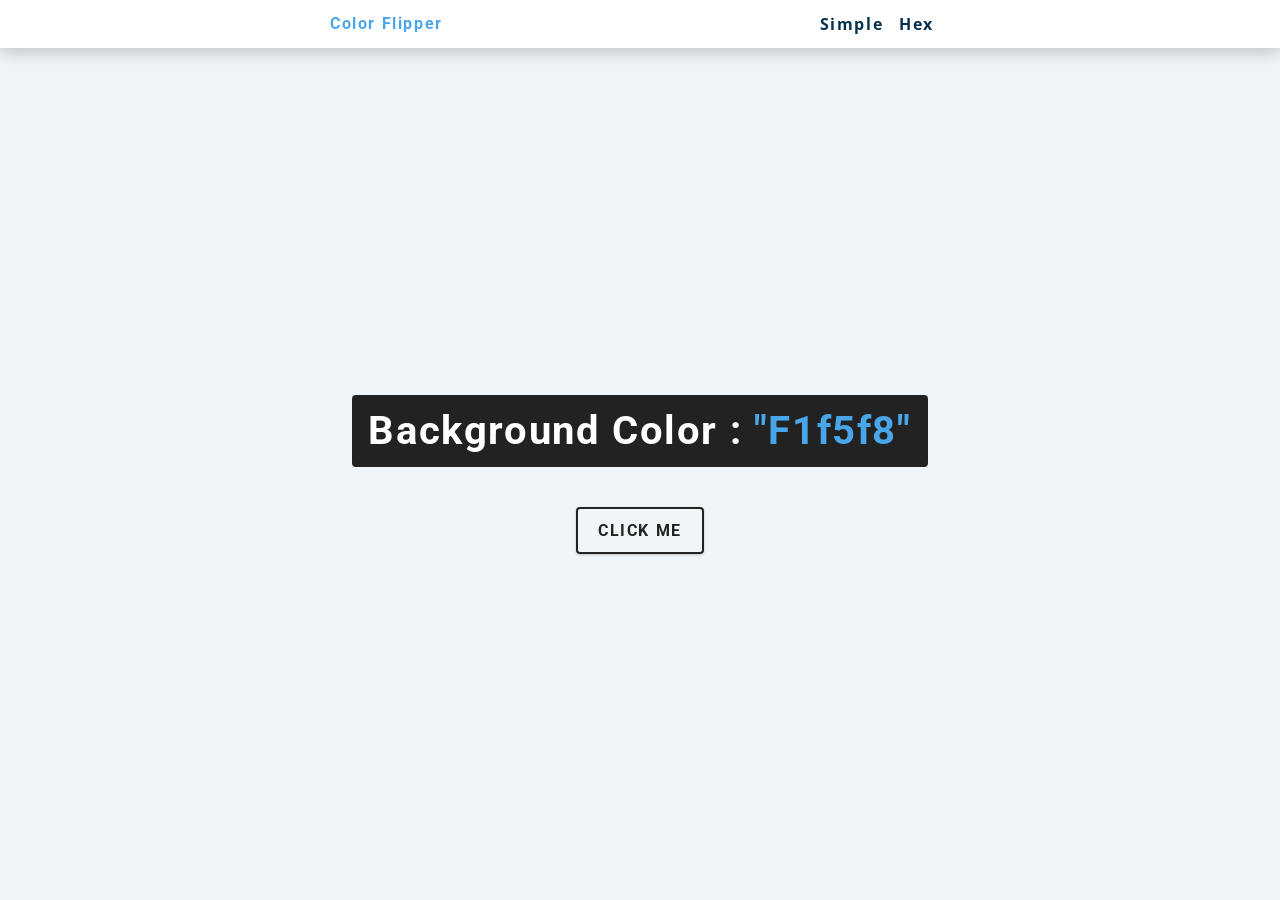
<file: Javascript projects/01-Color-Flipper/index.html>
<!DOCTYPE html>
<html lang="en">
  <head>
    <meta charset="UTF-8" />
    <meta http-equiv="X-UA-Compatible" content="IE=edge" />
    <meta name="viewport" content="width=device-width, initial-scale=1.0" />
    <title>Color Flipper</title>
    <!-- styles -->
    <link rel="stylesheet" href="./css/style1.css" />
  </head>

  <body>
    <nav>
      <div class="nav-center">
        <h4>color flipper</h4>
        <ul class="nav-links">
          <li>
            <a href="index.html">simple</a>
          </li>
          <li>
            <a href="hex.html">hex</a>
          </li>
        </ul>
      </div>
    </nav>
    <main>
      <div class="container">
        <h2>Background Color :<span class="color"> "F1f5f8"</span></h2>
        <button class="btn btn-hero" id="btn">click me</button>
      </div>
    </main>
    <!-- javascript -->
    <script src="./js/app.js"></script>
  </body>
</html>
</file>
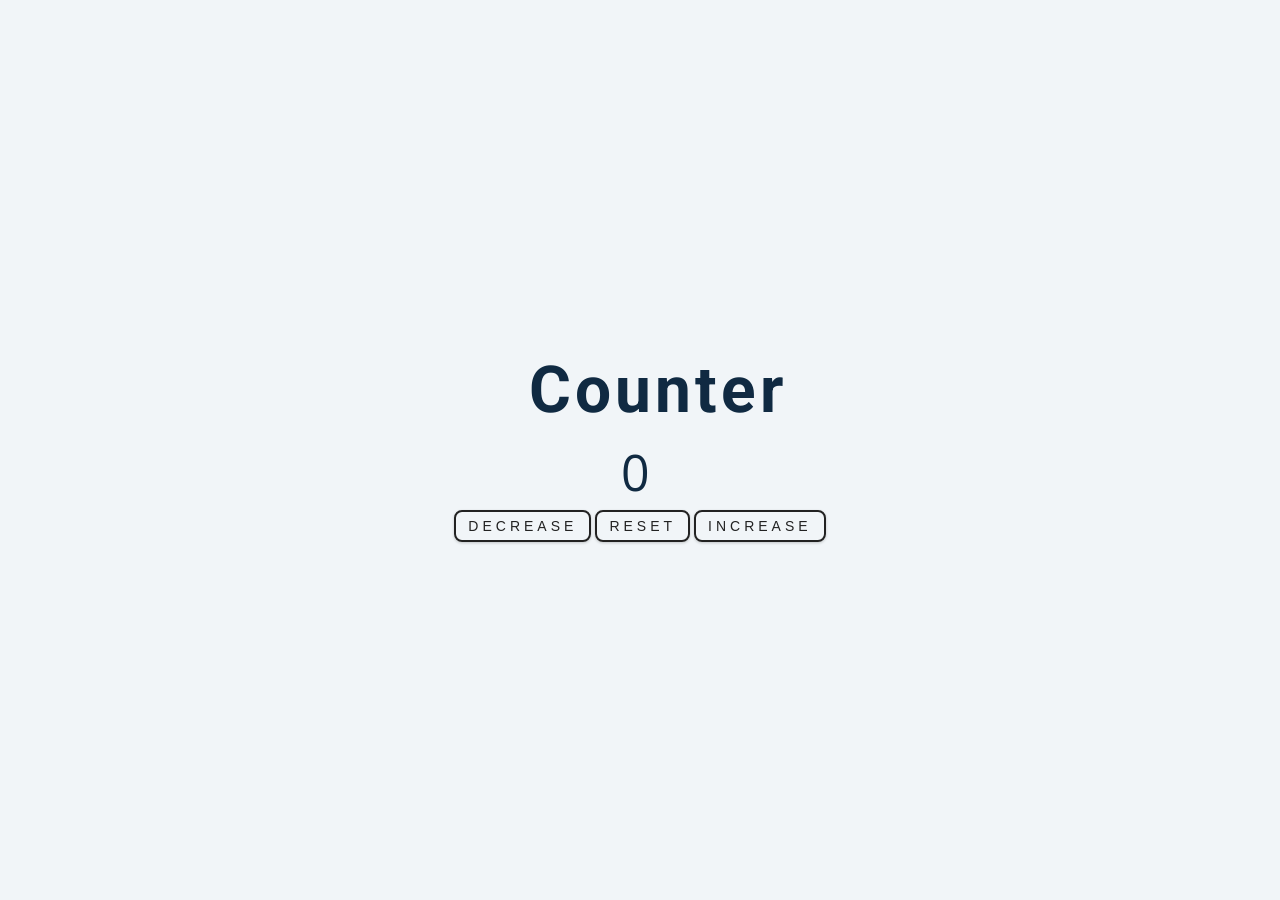
<file: Javascript projects/02-counter/index.html>
<!DOCTYPE html>
<html lang="en">
  <head>
    <meta charset="UTF-8" />
    <meta http-equiv="X-UA-Compatible" content="IE=edge" />
    <meta name="viewport" content="width=device-width, initial-scale=1.0" />
    <title>counter</title>
    <link rel="stylesheet" href="style.css" />
  </head>
  <body>
    <main>
      <div class="container">
        <h1>Counter</h1>
        <span id="value">0</span>
        <div class="button-container">
          <button class="btn decrease">DECREASE</button>
          <button class="btn reset">RESET</button>
          <button class="btn increase">INCREASE</button>
        </div>
      </div>
    </main>
    <script src="./app.js"></script>
  </body>
</html>
</file>
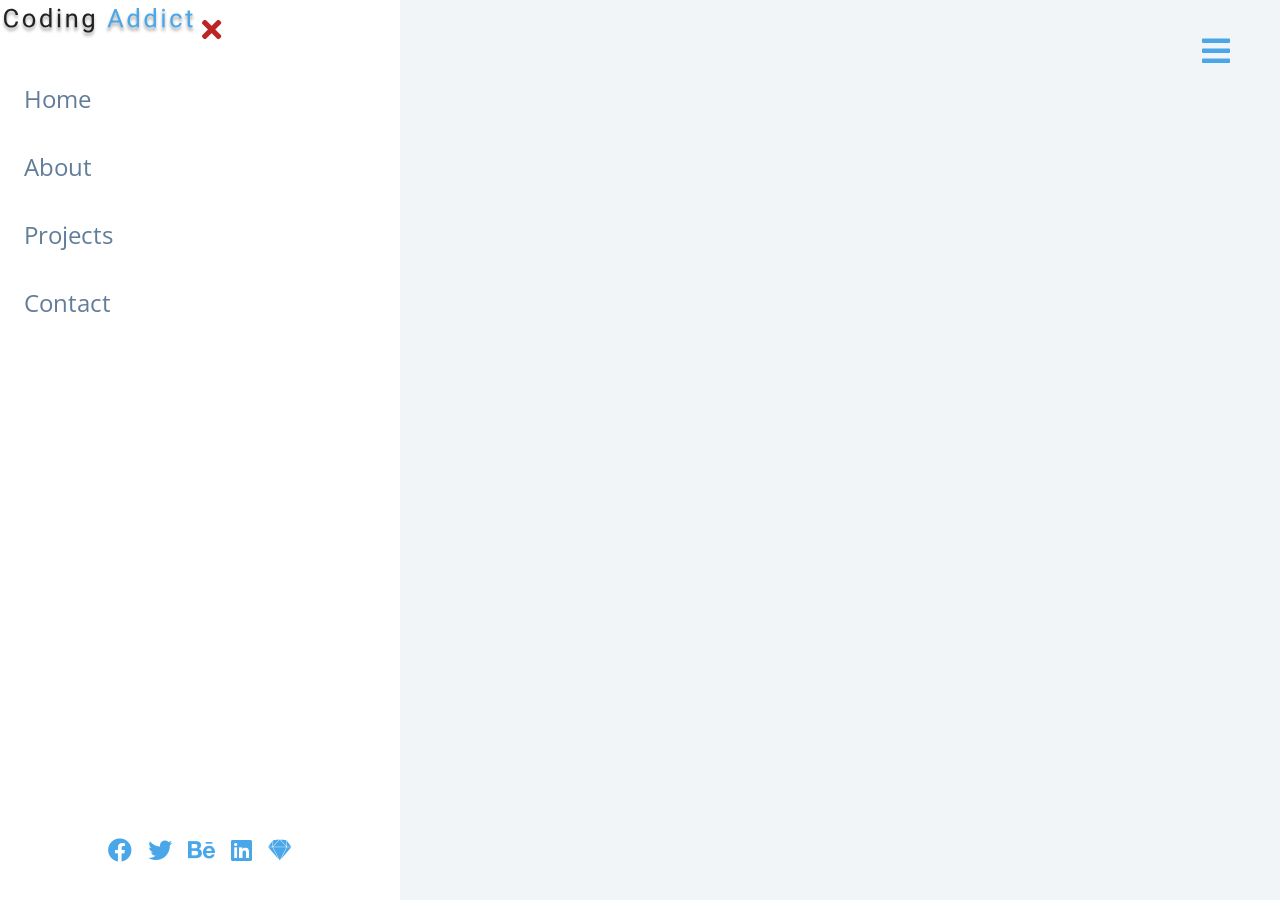
<file: Javascript projects/05-Side bar/index.html>
<!DOCTYPE html>
<html lang="en">
  <head>
    <meta charset="UTF-8" />
    <meta http-equiv="X-UA-Compatible" content="IE=edge" />
    <meta name="viewport" content="width=device-width, initial-scale=1.0" />
    <title>Side bar</title>
    <link
      rel="stylesheet"
      href="https://cdnjs.cloudflare.com/ajax/libs/font-awesome/5.14.0/css/all.min.css"
    />
    <link rel="stylesheet" href="style.css" />
  </head>
  <body>
    <button class="sidebar-toggle">
        <i class="fas fa-bars"></i></button>
    <aside class ="sidebar show-sidebar" >
      <div class="side-header">
        <!-- <h1>Sidebar project</h1> -->
        <img src="./logo.svg" class="logo" alt="" />
        <button class="close-btn">
          <i class="fas fa-times"></i>
        </button>
      </div>
      <!-- links -->
      <ul class="links">
        <li>
          <a href="index.html">home</a>
        </li>
        <li>
          <a href="about.html">about</a>
        </li>
        <li>
          <a href="projects.html">projects</a>
        </li>
        <li>
          <a href="contact.html">contact</a>
        </li>
      </ul>
      <!-- social media -->
      <ul class="social-icons">
        <li>
          <a href="https://www.twitter.com">
            <i class="fab fa-facebook"></i>
          </a>
        </li>
        <li>
          <a href="https://www.twitter.com">
            <i class="fab fa-twitter"></i>
          </a>
        </li>
        <li>
          <a href="https://www.twitter.com">
            <i class="fab fa-behance"></i>
          </a>
        </li>
        <li>
          <a href="https://www.twitter.com">
            <i class="fab fa-linkedin"></i>
          </a>
        </li>
        <li>
          <a href="https://www.twitter.com">
            <i class="fab fa-sketch"></i>
          </a>
        </li>
      </ul>
    </aside>

    <!-- javascript -->
    <script src="./app.js"></script>
  </body>
</html>
</file>
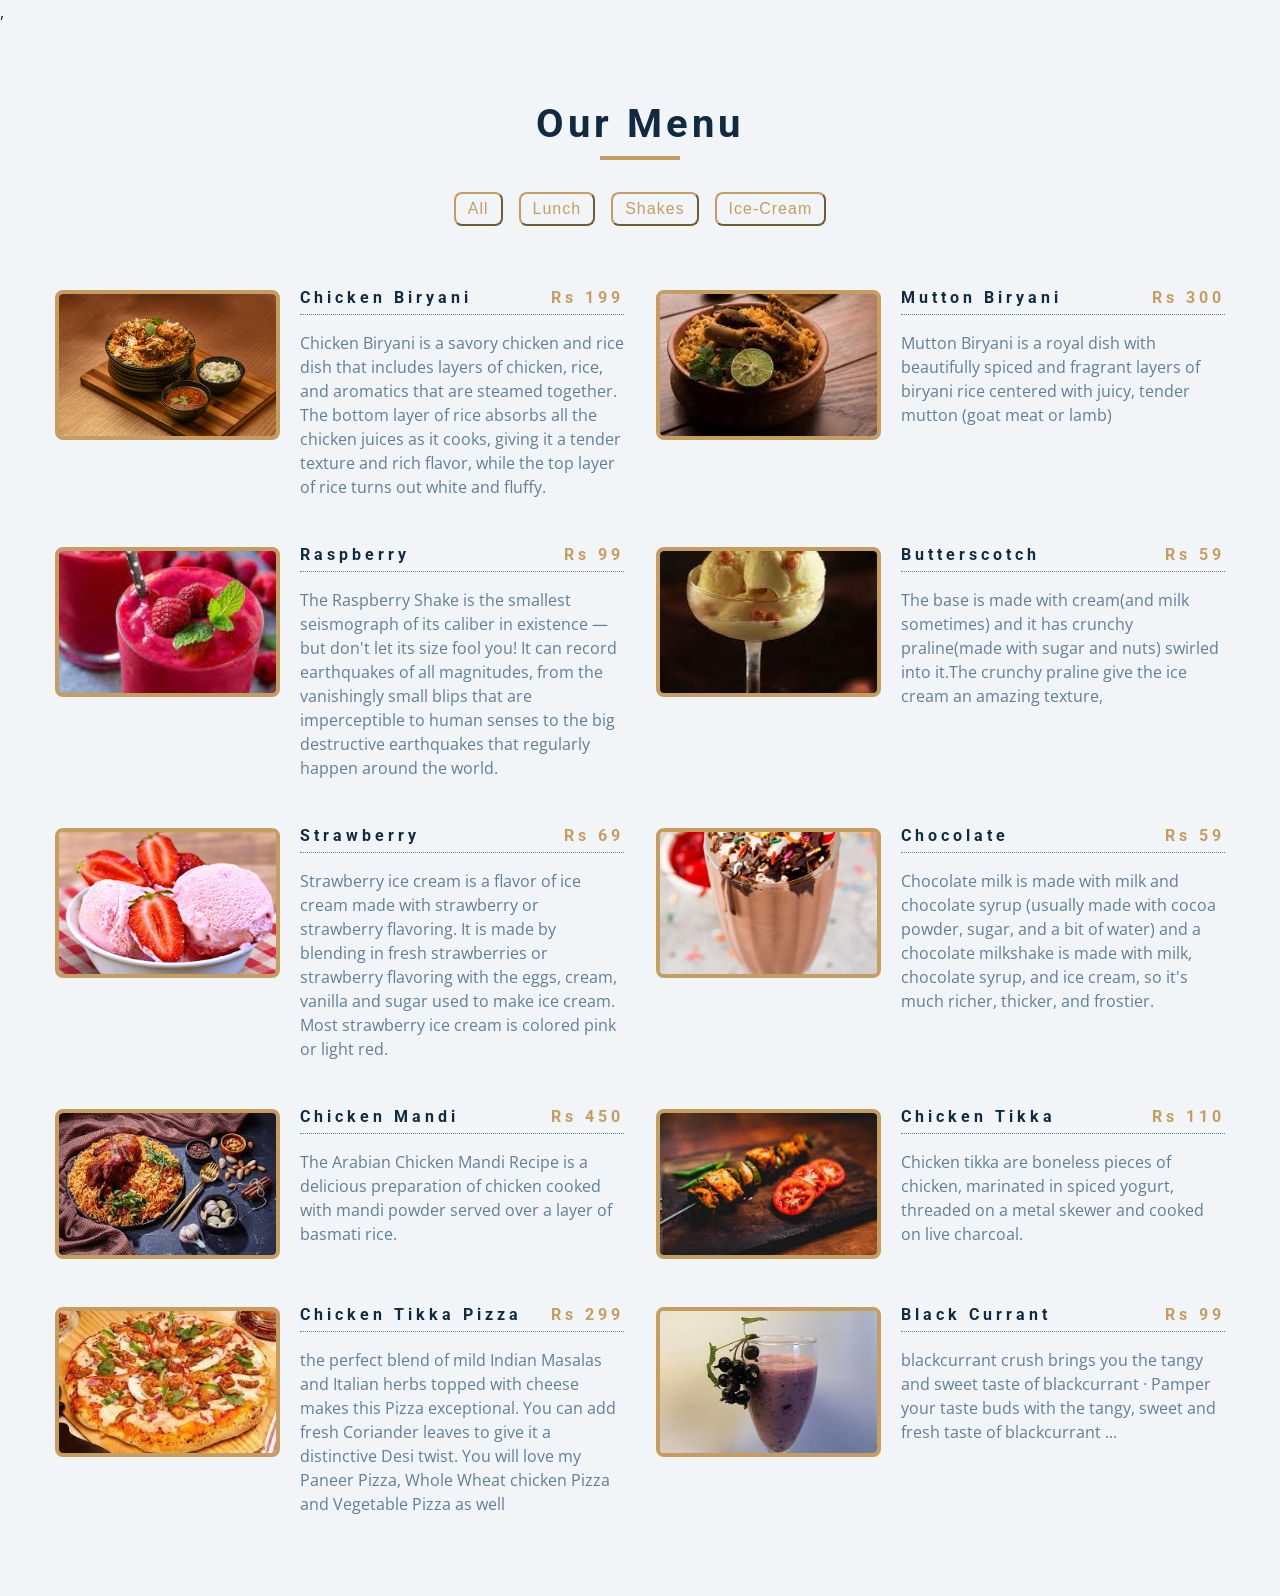
<file: Javascript projects/08-Restaurant-Menu/index.html>
<!DOCTYPE html>
<html lang="en">
  <head>
    <meta charset="UTF-8" />
    <meta http-equiv="X-UA-Compatible" content="IE=edge" />
    <meta name="viewport" content="width=device-width, initial-scale=1.0" />
    <title>Menu</title>
    <!-- font awesome -->
    <link />

    <!-- styles -->,
    <link rel="stylesheet" href="Css/Menu.css" />
  </head>
  <body>
    <section class="menu">
      <!-- title-->
      <div class="title">
        <h2>our menu</h2>
        <div class="underline"></div>
      </div>

      <!-- filter buttons-->
      <div class="btn-container"></div>
      <!-- <button class="filter-btn" type="button" data-id="all">All</button>
      <button class="filter-btn" type="button" data-id="lunch">Lunch</button
      ><button class="filter-btn" type="button" data-id="dinner">Dinner</button
      ><button class="filter-btn" type="button" data-id="shakes">Shakes</button> -->
      <!-- menu items -->
      <div class="section-center">
        <!-- single item -->
        <article class="menu-item">
          <img src="./img/item1.jpg" class="photo" width ="10px" alt="menu item" />
          <div class="item-info">
            <header>
              <h4>Chicken Biryani</h4>
              <h4 class="price">Rs 199</h4>
            </header>
            <p class="item-text">
              biryani is a spiced mix of meat and rice, traditionally cooked
              over an open fire in a leather pot. It is combined in different
              ways with a variety of components to create a number of highly
              tasty and unique flavor combinations.
            </p>
          </div>
        </article>
        <!-- end of single item -->
      </div>
    </section>
    <!-- javascript -->
    <script src="./js/Menu.js"></script>
  </body>
</html>
</file>
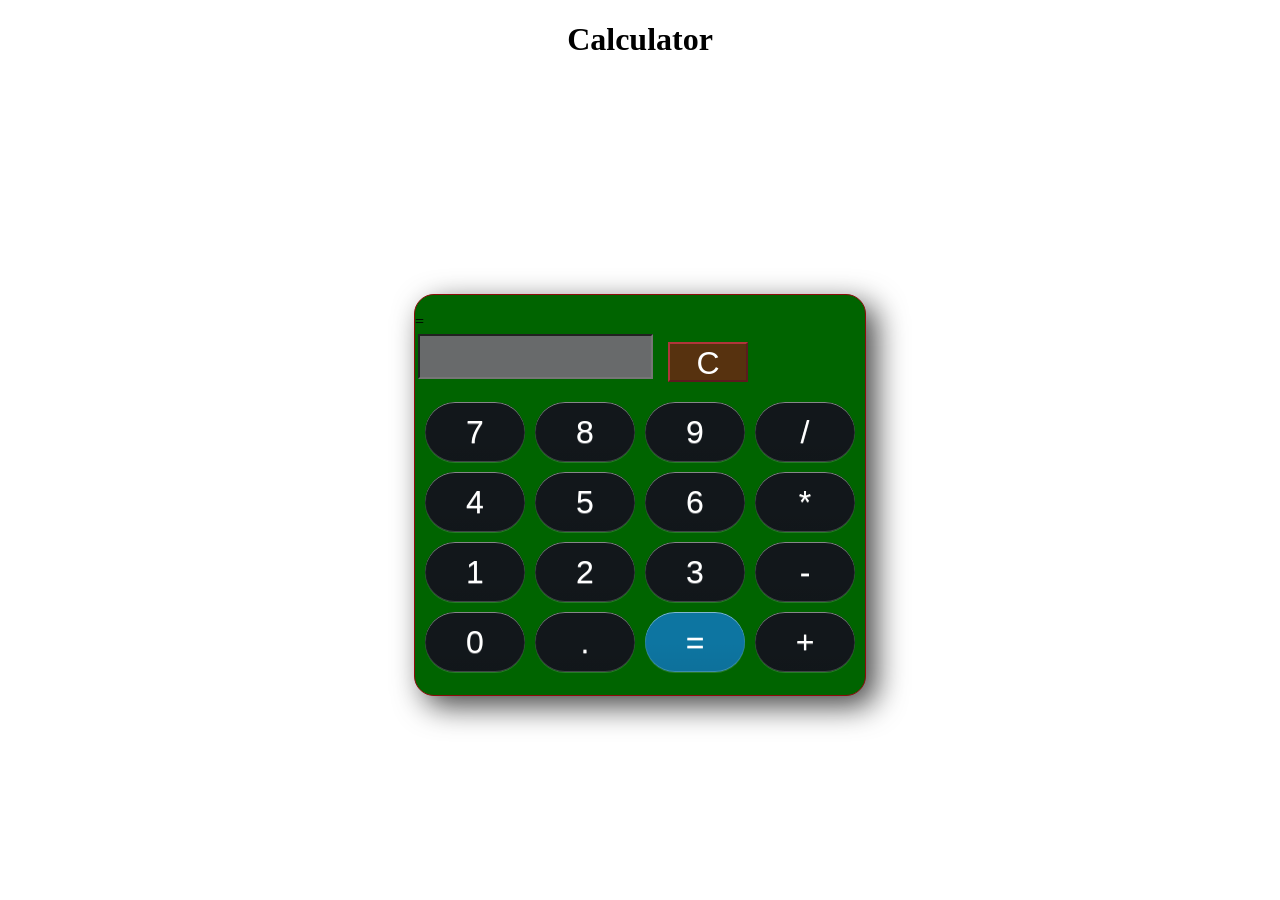
<file: Javascript projects/Calculator/html/index.html>
<!DOCTYPE html>
<html lang="en">
  <head>
    <meta charset="UTF-8" />
    <meta http-equiv="X-UA-Compatible" content="IE=edge" />
    <meta name="viewport" content="width=device-width, initial-scale=1.0" />
    <title>Calculator</title>
    <link rel="stylesheet" href="../Css/calc.css" />
  </head>
  <body>
    <h1 style ="text-align :center">Calculator</h1>
    <div class="container">
      <br />=
      <table>
        <tr>
          <td colspan="3">
            <input
              type="text"
              id="result"
              class="screen"
              style="text-align: right"
            />
          </td>
          <td>
            <input
              type="button"
              value="C"
              onClick="clearscreen()"
              class="clear" />
          </td>
        </tr>
        </table>
      <div class  = "keys">

        <input type ="button" value = "7" class = "button" onClick = "display('7')"></input>
        <input type ="button" value = "8" class = "button" onClick = "display('8')"></input>
        <input type ="button" value = "9" class = "button" onClick = "display('9')"></input>
        <input type ="button" value = "/" class = "button" onClick = "display('/')"></input>
        <input type ="button" value = "4" class = "button" onClick = "display('4')"></input>
        <input type ="button" value = "5" class = "button" onClick = "display('5')"></input>
        <input type ="button" value = "6" class = "button" onClick = "display('6')"></input>
        <input type ="button" value = "*" class = "button" onClick = "display('*')"></input>
        <input type ="button" value = "1" class = "button" onClick = "display('1')"></input>
        <input type ="button" value = "2" class = "button" onClick = "display('2')"></input>
        <input type ="button" value = "3" class = "button" onClick = "display('3')"></input>
        <input type ="button" value = "-" class = "button" onClick = "display('-')"></input>
        <input type ="button" value = "0" class = "button" onClick = "display('0')"></input>
        <input type ="button" value = "." class = "button" onClick = "display('.')"></input>
        <input type ="button" value = "=" class = "button equal-sign" onClick = "solve()"></input>
        <input type ="button" value = "+" class = "button" onClick = "display('+')"></input>


      </div>
    </div>

    <script src="../js/calc.js"></script>
  </body>
</html>
</file>
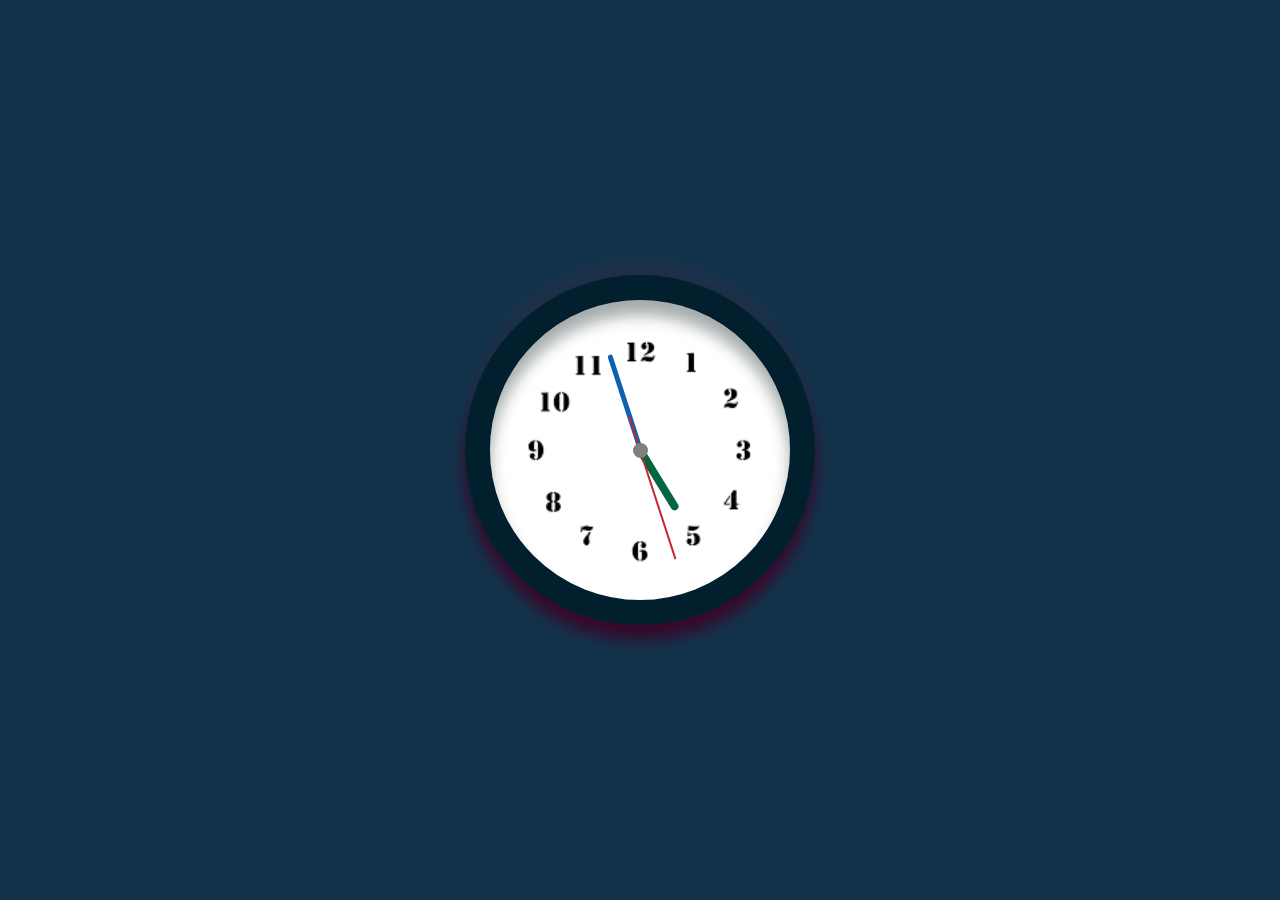
<file: Javascript projects/Clock/html/Index.html>
<!DOCTYPE html>
<html>
  <head>
    <meta charset="utf-8" />
    <title>Javascript Clock UI Dark Mode</title>
    <link rel="stylesheet" href="../Css/style.css" />
    
  </head>
  <body>
    <div class="clock"> 
      <div class="hour"><div class="hr" id="hr"></div></div>
      <div class="min"><div class="mn" id="mn"></div></div>
      <div class="sec"><div class="sc" id="sc"></div></div>
    </div>

    <script src="../js/clock.js"></script>
  </body>
</html>
</file>
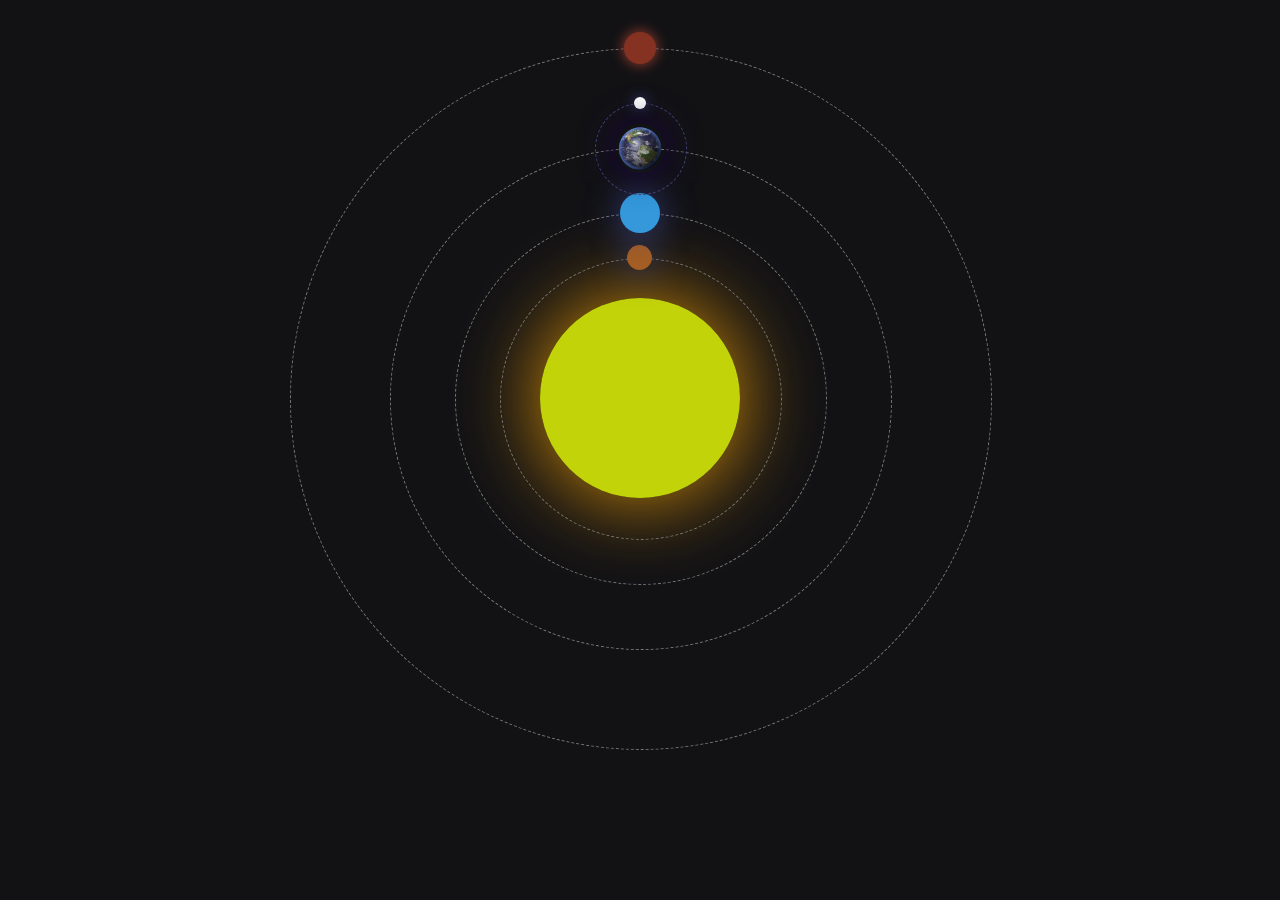
<file: Javascript projects/Earth and Moon around sun/html/index.html>
<html>
  <head>
    <link rel="stylesheet" href="../Css/style.css" />
  </head>
  <body>
    
    <div class="solar-system">
      <div id="sun"></div>

      <div class="orbit mercury-orbit"></div>
      <div class="mercury-spin">
        <div id="mercury"></div>
      </div>

      <div class="orbit venus-orbit"></div>
      <div class="venus-spin">
        <div id="venus"></div>
      </div>

      <div class="orbit earth-orbit"></div>
      <div class="earth-spin">
        <div class="orbit moon-orbit"></div>
        <div class="moon-spin">
          <div id="moon"></div>
        </div>

        <img id="earth" src="../Img/earth-png-15.png" />
      </div>

      <div class="orbit mars-orbit"></div>
      <div class="mars-spin">
        <div id="mars"></div>
      </div>
    </div>
    
  </body>
</html>
</file>
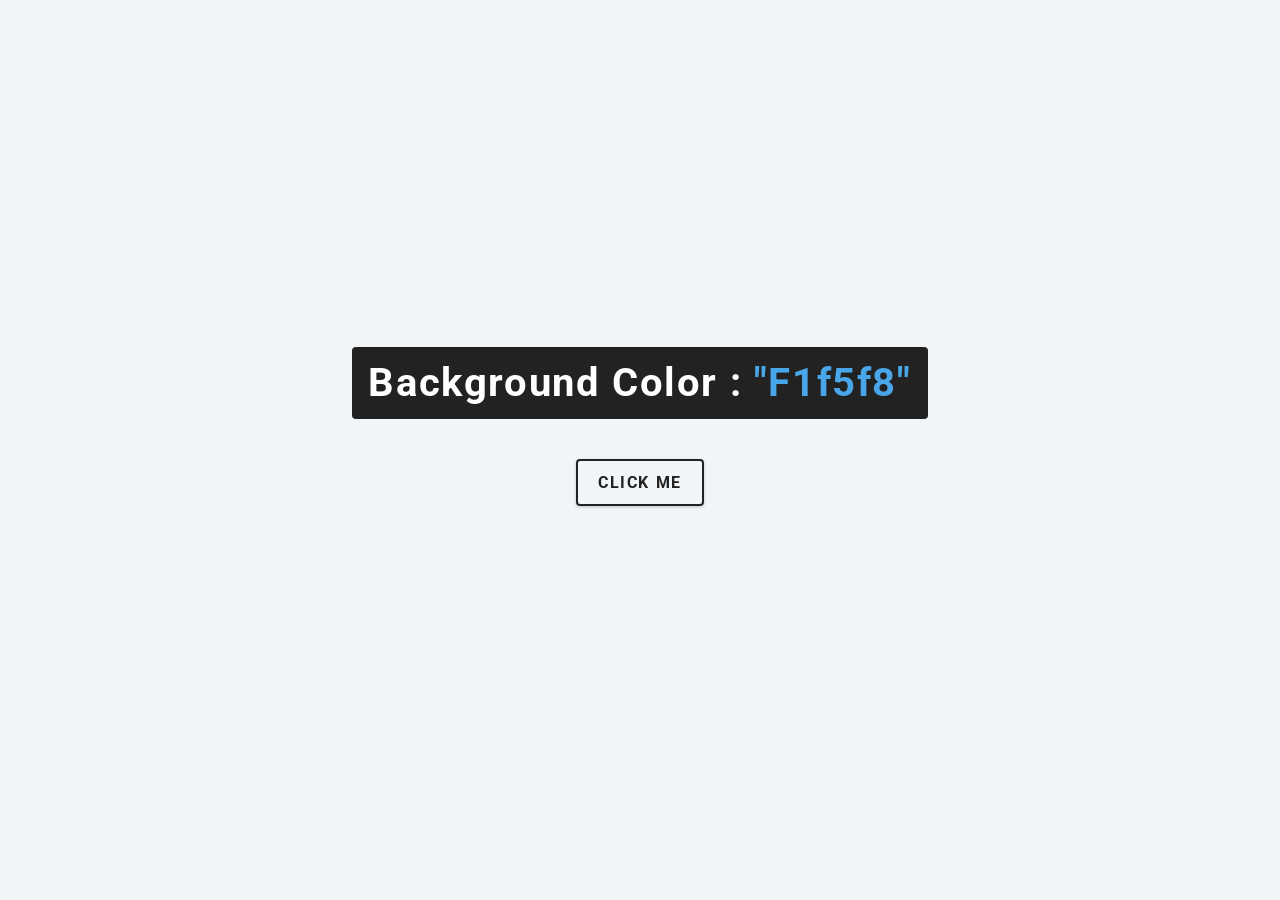
<file: Javascript projects/01-Color-Flipper/hex.html>
<!DOCTYPE html>
<html lang="en">
  <head>
    <meta charset="UTF-8" />
    <meta http-equiv="X-UA-Compatible" content="IE=edge" />
    <meta name="viewport" content="width=device-width, initial-scale=1.0" />
    <title>copper flipper</title>
    <link rel="stylesheet" href="./css/style1.css" />
  </head>
  <body>
    <main>
      <div class="container">
        <h2>Background Color :<span class="color"> "F1f5f8"</span></h2>
        <button class="btn btn-hero" id="btn">click me</button>
      </div>
    </main>
    <script src="./js/hex.js"></script>
  </body>
</html>
</file>
<file: Javascript projects/01-Color-Flipper/css/style1.css>
/*
=============== 
Fonts
===============
*/
@import url("https://fonts.googleapis.com/css?family=Open+Sans|Roboto:400,700&display=swap");

/*
=============== 
Variables
===============
*/

:root {
  /* dark shades of primary color*/
  --clr-primary-1: hsl(205, 86%, 17%);
  --clr-primary-2: hsl(205, 77%, 27%);
  --clr-primary-3: hsl(205, 72%, 37%);
  --clr-primary-4: hsl(205, 63%, 48%);
  /* primary/main color */
  --clr-primary-5: hsl(205, 78%, 60%);
  /* lighter shades of primary color */
  --clr-primary-6: hsl(205, 89%, 70%);
  --clr-primary-7: hsl(205, 90%, 76%);
  --clr-primary-8: hsl(205, 86%, 81%);
  --clr-primary-9: hsl(205, 90%, 88%);
  --clr-primary-10: hsl(205, 100%, 96%);
  /* darkest grey - used for headings */
  --clr-grey-1: hsl(209, 61%, 16%);
  --clr-grey-2: hsl(211, 39%, 23%);
  --clr-grey-3: hsl(209, 34%, 30%);
  --clr-grey-4: hsl(209, 28%, 39%);
  /* grey used for paragraphs */
  --clr-grey-5: hsl(210, 22%, 49%);
  --clr-grey-6: hsl(209, 23%, 60%);
  --clr-grey-7: hsl(211, 27%, 70%);
  --clr-grey-8: hsl(210, 31%, 80%);
  --clr-grey-9: hsl(212, 33%, 89%);
  --clr-grey-10: hsl(210, 36%, 96%);
  --clr-white: #fff;
  --clr-red-dark: hsl(360, 67%, 44%);
  --clr-red-light: hsl(360, 71%, 66%);
  --clr-green-dark: hsl(125, 67%, 44%);
  --clr-green-light: hsl(125, 71%, 66%);
  --clr-black: #222;
  --ff-primary: "Roboto", sans-serif;
  --ff-secondary: "Open Sans", sans-serif;
  --transition: all 0.3s linear;
  --spacing: 0.1rem;
  --radius: 0.25rem;
  --light-shadow: 0 5px 15px rgba(0, 0, 0, 0.1);
  --dark-shadow: 0 5px 15px rgba(0, 0, 0, 0.2);
  --max-width: 1170px;
  --fixed-width: 620px;
}
/*
=============== 
Global Styles
===============
*/

*,
::after,
::before {
  margin: 0;
  padding: 0;
  box-sizing: border-box;
}
body {
  font-family: var(--ff-secondary);
  background: var(--clr-grey-10);
  color: var(--clr-grey-1);
  line-height: 1.5;
  font-size: 0.875rem;
}
ul {
  list-style-type: none;
}
a {
  text-decoration: none;
}
h1,
h2,
h3,
h4 {
  letter-spacing: var(--spacing);
  text-transform: capitalize;
  line-height: 1.25;
  margin-bottom: 0.75rem;
  font-family: var(--ff-primary);
}
h1 {
  font-size: 3rem;
}
h2 {
  font-size: 2rem;
}
h3 {
  font-size: 1.25rem;
}
h4 {
  font-size: 0.875rem;
}
p {
  margin-bottom: 1.25rem;
  color: var(--clr-grey-5);
}
@media screen and (min-width: 800px) {
  h1 {
    font-size: 4rem;
  }
  h2 {
    font-size: 2.5rem;
  }
  h3 {
    font-size: 1.75rem;
  }
  h4 {
    font-size: 1rem;
  }
  body {
    font-size: 1rem;
  }
  h1,
  h2,
  h3,
  h4 {
    line-height: 1;
  }
}
/*  global classes */

/* section */
.section {
  padding: 5rem 0;
}

.section-center {
  width: 90vw;
  margin: 0 auto;
  max-width: 1170px;
}
@media screen and (min-width: 992px) {
  .section-center {
    width: 95vw;
  }
}
main {
  min-height: 100vh;
  display: grid;
  place-items: center;
}

/*
=============== 
Nav
===============
*/
nav {
  background: var(--clr-white);
  height: 3rem;
  display: grid;
  align-items: center;
  box-shadow: var(--dark-shadow);
}
.nav-center {
  width: 90vw;
  max-width: var(--fixed-width);
  margin: 0 auto;
  display: flex;
  align-items: center;
  justify-content: space-between;
}
.nav-center h4 {
  margin-bottom: 0;
  color: var(--clr-primary-5);
}
.nav-links {
  display: flex;
}
nav a {
  text-transform: capitalize;
  font-weight: 700;
  font-size: 1rem;
  color: var(--clr-primary-1);
  letter-spacing: var(--spacing);
  margin-right: 1rem;
}
nav a:hover {
  color: var(--clr-primary-5);
}
/*
=============== 
Container
===============
*/
main {
  min-height: calc(100vh - 3rem);
  display: grid;
  place-items: center;
}
.container {
  text-align: center;
}
.container h2 {
  background: var(--clr-black);
  color: var(--clr-white);
  padding: 1rem;
  border-radius: var(--radius);
  margin-bottom: 2.5rem;
}
.color {
  color: var(--clr-primary-5);
}
.btn-hero {
  font-family: var(--ff-primary);
  text-transform: uppercase;
  background: transparent;
  color: var(--clr-black);
  letter-spacing: var(--spacing);
  display: inline-block;
  font-weight: 700;
  transition: var(--transition);
  border: 2px solid var(--clr-black);
  cursor: pointer;
  box-shadow: 0 1px 3px rgba(0, 0, 0, 0.2);
  border-radius: var(--radius);
  font-size: 1rem;
  padding: 0.75rem 1.25rem;
}
.btn-hero:hover {
  color: var(--clr-white);
  background: var(--clr-black);
}
</file>
<file: Javascript projects/02-counter/style.css>
/* .container {
 margin: auto; 
 width:60%;  
 padding-top: 15%; 
padding-left: 40%;
padding-right: 10%; 
/* }  */

/* #value {
    font-size: 70px;
    text-align: center;
    padding-left: 100px;
} */

/* .button-container {
    padding-right: 50%;
    padding-top: 10px;
    padding-left:10px;
    border-radius: 100px;
} */

/* h1 {
    padding-left: 10%
} */



/*
=============== 
Fonts
===============
*/
@import url("https://fonts.googleapis.com/css?family=Open+Sans|Roboto:400,700&display=swap");

/*
=============== 
Variables
===============
*/

:root {
    /* dark shades of primary color*/
    --clr-primary-1: hsl(205, 86%, 17%);
    --clr-primary-2: hsl(205, 77%, 27%);
    --clr-primary-3: hsl(205, 72%, 37%);
    --clr-primary-4: hsl(205, 63%, 48%);
    /* primary/main color */
    --clr-primary-5: #49a6e9;
    /* lighter shades of primary color */
    --clr-primary-6: hsl(205, 89%, 70%);
    --clr-primary-7: hsl(205, 90%, 76%);
    --clr-primary-8: hsl(205, 86%, 81%);
    --clr-primary-9: hsl(205, 90%, 88%);
    --clr-primary-10: hsl(205, 100%, 96%);
    /* darkest grey - used for headings */
    --clr-grey-1: hsl(209, 61%, 16%);
    --clr-grey-2: hsl(211, 39%, 23%);
    --clr-grey-3: hsl(209, 34%, 30%);
    --clr-grey-4: hsl(209, 28%, 39%);
    /* grey used for paragraphs */
    --clr-grey-5: hsl(210, 22%, 49%);
    --clr-grey-6: hsl(209, 23%, 60%);
    --clr-grey-7: hsl(211, 27%, 70%);
    --clr-grey-8: hsl(210, 31%, 80%);
    --clr-grey-9: hsl(212, 33%, 89%);
    --clr-grey-10: hsl(210, 36%, 96%);
    --clr-white: #fff;
    --clr-red-dark: hsl(360, 67%, 44%);
    --clr-red-light: hsl(360, 71%, 66%);
    --clr-green-dark: hsl(125, 67%, 44%);
    --clr-green-light: hsl(125, 71%, 66%);
    --clr-black: #222;
    --clr-gold: #c59d5f;
    --ff-primary: "Roboto", sans-serif;
    --ff-secondary: "Open Sans", sans-serif;
    --transition: all 0.3s linear;
    --spacing: 0.25rem;
    --radius: 0.5rem;
    --light-shadow: 0 5px 15px rgba(0, 0, 0, 0.1);
    --dark-shadow: 0 5px 15px rgba(0, 0, 0, 0.2);
    --max-width: 1170px;
    --fixed-width: 620px;
}

/*
=============== 
Global Styles
===============
*/

*,
::after,
::before {
    margin: 0;
    padding: 0;
    box-sizing: border-box;
}

body {
    font-family: var(--ff-secondary);
    background: var(--clr-grey-10);
    color: var(--clr-grey-1);
    line-height: 1.5;
    font-size: 0.875rem;
}

ul {
    list-style-type: none;
}

a {
    text-decoration: none;
}

img:not(.logo) {
    width: 100%;
}

img {
    display: block;
}

h1,
h2,
h3,
h4 {
    letter-spacing: var(--spacing);
    text-transform: capitalize;
    line-height: 1.25;
    margin-bottom: 0.75rem;
    font-family: var(--ff-primary);
}

h1 {
    font-size: 3rem;
}

h2 {
    font-size: 2rem;
}

h3 {
    font-size: 1.25rem;
}

h4 {
    font-size: 0.875rem;
}

p {
    margin-bottom: 1.25rem;
    color: var(--clr-grey-5);
}

@media screen and (min-width: 800px) {
    h1 {
        font-size: 4rem;
    }

    h2 {
        font-size: 2.5rem;
    }

    h3 {
        font-size: 1.75rem;
    }

    h4 {
        font-size: 1rem;
    }

    body {
        font-size: 1rem;
    }

    h1,
    h2,
    h3,
    h4 {
        line-height: 1;
    }
}

/*  global classes */

.btn {
    text-transform: uppercase;
    background: transparent;
    color: var(--clr-black);
    padding: 0.375rem 0.75rem;
    letter-spacing: var(--spacing);
    display: inline-block;
    transition: var(--transition);
    font-size: 0.875rem;
    border: 2px solid var(--clr-black);
    cursor: pointer;
    box-shadow: 0 1px 3px rgba(0, 0, 0, 0.2);
    border-radius: var(--radius);
}

.btn:hover {
    color: var(--clr-white);
    background: var(--clr-black);
}

/* section */
.section {
    padding: 5rem 0;
}

.section-center {
    width: 90vw;
    margin: 5rem auto;
    max-width: 1170px;
}

main {
    min-height: 100vh;
    display: grid;
    place-items: center;
}

/*
=============== 
Countdown Timer
===============
*/
.gift-img {
    margin-bottom: 2rem;
}

.gift-info h3 {
    text-transform: uppercase;
    color: var(--clr-primary-3);
}

.gift-info p {
    color: var(--clr-grey-6);
}

.date {
    color: var(--clr-grey-5);
    font-size: 0.85rem;
}

@media screen and (min-width: 992px) {
    .section-center {
        display: grid;
        grid-template-columns: 1fr 1fr;
        place-items: center;
        gap: 3rem;
        width: 95vw;
    }

    .gift-img {
        margin-bottom: 0;
    }
}

.gift-info p {
    margin: 2rem 0;
}

.deadline {
    display: flex;
}

.deadline-format {
    background: var(--clr-grey-1);
    color: var(--clr-white);
    margin-right: 1rem;
    width: 5rem;
    height: 5rem;
    display: grid;
    place-items: center;
    text-align: center;
}

.deadline-format span {
    display: block;
    text-transform: uppercase;
    letter-spacing: 2px;
    font-size: 0.85rem;
}

.deadline h4:not(.expired) {
    font-size: 2rem;
    margin-bottom: 0.25rem;
    letter-spacing: var(--spacing);
}


#value {
    text-align: center;
    font-size: 50px;
    padding-left: 45%;
}

h1 {
    padding-left: 20%;

}
</file>
<file: Javascript projects/05-Side bar/style.css>
/*
=============== 
Fonts
===============
*/
@import url("https://fonts.googleapis.com/css?family=Open+Sans|Roboto:400,700&display=swap");

/*
=============== 
Variables
===============
*/

:root {
  /* dark shades of primary color*/
  --clr-primary-1: hsl(205, 86%, 17%);
  --clr-primary-2: hsl(205, 77%, 27%);
  --clr-primary-3: hsl(205, 72%, 37%);
  --clr-primary-4: hsl(205, 63%, 48%);
  /* primary/main color */
  --clr-primary-5: hsl(205, 78%, 60%);
  /* lighter shades of primary color */
  --clr-primary-6: hsl(205, 89%, 70%);
  --clr-primary-7: hsl(205, 90%, 76%);
  --clr-primary-8: hsl(205, 86%, 81%);
  --clr-primary-9: hsl(205, 90%, 88%);
  --clr-primary-10: hsl(205, 100%, 96%);
  /* darkest grey - used for headings */
  --clr-grey-1: hsl(209, 61%, 16%);
  --clr-grey-2: hsl(211, 39%, 23%);
  --clr-grey-3: hsl(209, 34%, 30%);
  --clr-grey-4: hsl(209, 28%, 39%);
  /* grey used for paragraphs */
  --clr-grey-5: hsl(210, 22%, 49%);
  --clr-grey-6: hsl(209, 23%, 60%);
  --clr-grey-7: hsl(211, 27%, 70%);
  --clr-grey-8: hsl(210, 31%, 80%);
  --clr-grey-9: hsl(212, 33%, 89%);
  --clr-grey-10: hsl(210, 36%, 96%);
  --clr-white: #fff;
  --clr-red-dark: hsl(360, 67%, 44%);
  --clr-red-light: hsl(360, 71%, 66%);
  --clr-green-dark: hsl(125, 67%, 44%);
  --clr-green-light: hsl(125, 71%, 66%);
  --clr-black: #222;
  --ff-primary: "Roboto", sans-serif;
  --ff-secondary: "Open Sans", sans-serif;
  --transition: all 0.3s linear;
  --spacing: 0.1rem;
  --radius: 0.25rem;
  --light-shadow: 0 5px 15px rgba(0, 0, 0, 0.1);
  --dark-shadow: 0 5px 15px rgba(0, 0, 0, 0.2);
  --max-width: 1170px;
  --fixed-width: 620px;
}
/*
=============== 
Global Styles
===============
*/

*,
::after,
::before {
  margin: 0;
  padding: 0;
  box-sizing: border-box;
}
body {
  font-family: var(--ff-secondary);
  background: var(--clr-grey-10);
  color: var(--clr-grey-1);
  line-height: 1.5;
  font-size: 0.875rem;
}
ul {
  list-style-type: none;
}
a {
  text-decoration: none;
}
h1,
h2,
h3,
h4 {
  letter-spacing: var(--spacing);
  text-transform: capitalize;
  line-height: 1.25;
  margin-bottom: 0.75rem;
  font-family: var(--ff-primary);
}
h1 {
  font-size: 3rem;
}
h2 {
  font-size: 2rem;
}
h3 {
  font-size: 1.25rem;
}
h4 {
  font-size: 0.875rem;
}
p {
  margin-bottom: 1.25rem;
  color: var(--clr-grey-5);
}
@media screen and (min-width: 800px) {
  h1 {
    font-size: 4rem;
  }
  h2 {
    font-size: 2.5rem;
  }
  h3 {
    font-size: 1.75rem;
  }
  h4 {
    font-size: 1rem;
  }
  body {
    font-size: 1rem;
  }
  h1,
  h2,
  h3,
  h4 {
    line-height: 1;
  }
}
/*  global classes */

/* section */
.section {
  padding: 5rem 0;
}

.section-center {
  width: 90vw;
  margin: 0 auto;
  max-width: 1170px;
}
@media screen and (min-width: 992px) {
  .section-center {
    width: 95vw;
  }
}
main {
  min-height: 100vh;
  display: grid;
  place-items: center;
}

/*
=============== 
Sidebar
===============
*/
.sidebar-toggle {
  position: fixed;
  top: 2rem;
  right: 3rem;
  font-size: 2rem;
  background: transparent;
  border-color: transparent;
  color: var(--clr-primary-5);
  transition: var(--transition);
  cursor: pointer;
  animation: bounce 2s ease-in-out infinite;
}
.sidebar-toggle:hover {
  color: var(--clr-primary-7);
}
@keyframes bounce {
  0% {
    transform: scale(1);
  }
  50% {
    transform: scale(1.5);
  }
  100% {
    transform: scale(1);
  }
}

.sidebar-header {
  display: flex;
  justify-content: space-between;
  align-items: center;
  padding: 1rem 1.5rem;
}
.close-btn {
  font-size: 1.75rem;
  background: transparent;
  border-color: transparent;
  color: var(--clr-primary-5);
  transition: var(--transition);
  cursor: pointer;
  color: var(--clr-red-dark);
}
.close-btn:hover {
  color: var(--clr-red-light);
  transform: rotate(360deg);
}
.logo {
  justify-self: center;
  height: 40px;
}

.links a {
  display: block;
  font-size: 1.5rem;
  text-transform: capitalize;
  padding: 1rem 1.5rem;
  color: var(--clr-grey-5);
  transition: var(--transition);
}
.links a:hover {
  background: var(--clr-primary-8);
  color: var(--clr-primary-5);
  padding-left: 1.75rem;
}
.social-icons {
  justify-self: center;
  display: flex;
  padding-bottom: 2rem;
}
.social-icons a {
  font-size: 1.5rem;
  margin: 0 0.5rem;
  color: var(--clr-primary-5);
  transition: var(--transition);
}
.social-icons a:hover {
  color: var(--clr-primary-1);
}

.sidebar {
  position: fixed;
  top: 0;
  left: 0;
  width: 100%;
  height: 100%;
  background: var(--clr-white);
  display: grid;
  grid-template-rows: auto 1fr auto;
  row-gap: 1rem;
  box-shadow: var(--clr-red-dark);
  transition: var(--transition);
  transform: translate(-100%);
}
.show-sidebar {
  transform: translate(0);
}
@media screen and (min-width: 676px) {
  .sidebar {
    width: 400px;
  }
}
</file>
<file: Javascript projects/08-Restaurant-Menu/Css/Menu.css>
/*
=============== 
Fonts
===============
*/
@import url("https://fonts.googleapis.com/css?family=Open+Sans|Roboto:400,700&display=swap");

/*
=============== 
Variables
===============
*/

:root {
  /* dark shades of primary color*/
  --clr-primary-1: hsl(205, 86%, 17%);
  --clr-primary-2: hsl(205, 77%, 27%);
  --clr-primary-3: hsl(205, 72%, 37%);
  --clr-primary-4: hsl(205, 63%, 48%);
  /* primary/main color */
  --clr-primary-5: #49a6e9;
  /* lighter shades of primary color */
  --clr-primary-6: hsl(205, 89%, 70%);
  --clr-primary-7: hsl(205, 90%, 76%);
  --clr-primary-8: hsl(205, 86%, 81%);
  --clr-primary-9: hsl(205, 90%, 88%);
  --clr-primary-10: hsl(205, 100%, 96%);
  /* darkest grey - used for headings */
  --clr-grey-1: hsl(209, 61%, 16%);
  --clr-grey-2: hsl(211, 39%, 23%);
  --clr-grey-3: hsl(209, 34%, 30%);
  --clr-grey-4: hsl(209, 28%, 39%);
  /* grey used for paragraphs */
  --clr-grey-5: hsl(210, 22%, 49%);
  --clr-grey-6: hsl(209, 23%, 60%);
  --clr-grey-7: hsl(211, 27%, 70%);
  --clr-grey-8: hsl(210, 31%, 80%);
  --clr-grey-9: hsl(212, 33%, 89%);
  --clr-grey-10: hsl(210, 36%, 96%);
  --clr-white: #fff;
  --clr-red-dark: hsl(360, 67%, 44%);
  --clr-red-light: hsl(360, 71%, 66%);
  --clr-green-dark: hsl(125, 67%, 44%);
  --clr-green-light: hsl(125, 71%, 66%);
  --clr-gold: #c59d5f;
  --clr-black: #222;
  --ff-primary: "Roboto", sans-serif;
  --ff-secondary: "Open Sans", sans-serif;
  --transition: all 0.3s linear;
  --spacing: 0.25rem;
  --radius: 0.5rem;
  --light-shadow: 0 5px 15px rgba(0, 0, 0, 0.1);
  --dark-shadow: 0 5px 15px rgba(0, 0, 0, 0.2);
  --max-width: 1170px;
  --fixed-width: 620px;
}
/*
=============== 
Global Styles
===============
*/

*,
::after,
::before {
  margin: 0;
  padding: 0;
  box-sizing: border-box;
}
body {
  font-family: var(--ff-secondary);
  background: var(--clr-grey-10);
  color: var(--clr-grey-1);
  line-height: 1.5;
  font-size: 0.875rem;
}
ul {
  list-style-type: none;
}
a {
  text-decoration: none;
}
img:not(.logo) {
  width: 100%;
}
img {
  display: block;
}

h1,
h2,
h3,
h4 {
  letter-spacing: var(--spacing);
  text-transform: capitalize;
  line-height: 1.25;
  margin-bottom: 0.75rem;
  font-family: var(--ff-primary);
}
h1 {
  font-size: 3rem;
}
h2 {
  font-size: 2rem;
}
h3 {
  font-size: 1.25rem;
}
h4 {
  font-size: 0.875rem;
}
p {
  margin-bottom: 1.25rem;
  color: var(--clr-grey-5);
}
@media screen and (min-width: 800px) {
  h1 {
    font-size: 4rem;
  }
  h2 {
    font-size: 2.5rem;
  }
  h3 {
    font-size: 1.75rem;
  }
  h4 {
    font-size: 1rem;
  }
  body {
    font-size: 1rem;
  }
  h1,
  h2,
  h3,
  h4 {
    line-height: 1;
  }
}
/*  global classes */

.btn {
  text-transform: uppercase;
  background: transparent;
  color: var(--clr-black);
  padding: 0.375rem 0.75rem;
  letter-spacing: var(--spacing);
  display: inline-block;
  transition: var(--transition);
  font-size: 0.875rem;
  border: 2px solid var(--clr-black);
  cursor: pointer;
  box-shadow: 0 1px 3px rgba(0, 0, 0, 0.2);
  border-radius: var(--radius);
}
.btn:hover {
  color: var(--clr-white);
  background: var(--clr-black);
}
/* section */
.section {
  padding: 5rem 0;
}

main {
  min-height: 100vh;
  display: grid;
  place-items: center;
}
/*
=============== 
Menu
===============
*/

.menu {
  padding: 5rem 0;
}
.title {
  text-align: center;
  margin-bottom: 2rem;
}
.underline {
  width: 5rem;
  height: 0.25rem;
  background: var(--clr-gold);
  margin-left: auto;
  margin-right: auto;
}
.btn-container {
  margin-bottom: 4rem;
  display: flex;
  justify-content: center;
}
.filter-btn {
  background: transparent;
  border-color: var(--clr-gold);
  font-size: 1rem;
  text-transform: capitalize;
  margin: 0 0.5rem;
  letter-spacing: 1px;
  border-radius: var(--radius);
  padding: 0.375rem 0.75rem;
  color: var(--clr-gold);
  cursor: pointer;
  transition: var(--transition);
}
.filter-btn:hover {
  background: var(--clr-gold);
  color: var(--clr-white);
}
.section-center {
  width: 90vw;
  margin: 0 auto;
  max-width: 1170px;
  display: grid;
  gap: 3rem 2rem;
  justify-items: center;
}
.menu-item {
  display: grid;
  gap: 1rem 2rem;
  max-width: 25rem;
}
.photo {
  object-fit: cover;
  height: 200px;
  border: 0.25rem solid var(--clr-gold);
  border-radius: var(--radius);
}
.item-info header {
  display: flex;
  justify-content: space-between;
  border-bottom: 0.5px dotted var(--clr-grey-5);
}
.item-info h4 {
  margin-bottom: 0.5rem;
}
.price {
  color: var(--clr-gold);
}
.item-text {
  margin-bottom: 0;
  padding-top: 1rem;
}

@media screen and (min-width: 768px) {
  .menu-item {
    grid-template-columns: 225px 1fr;
    gap: 0 1.25rem;
    max-width: 40rem;
  }
  .photo {
    height: 175px;
  }
}
@media screen and (min-width: 1200px) {
  .section-center {
    width: 95vw;
    grid-template-columns: 1fr 1fr;
  }
  .photo {
    height: 150px;
  }
}
</file>
<file: Javascript projects/Calculator/Css/calc.css>
.container {

    border: 1px solid #8d0c0c;

    /* background-color: rgba(85, 243, 6, 0.973); */
    background-color: darkgreen;


    box-shadow: 10px 10px 30px 0px rgba(7, 7, 7, 0.75);

    border-radius: 20px;

    position: absolute;

    top: 55%;

    left: 50%;

    transform: translate(-50%, -50%);

    width: 450px;

    height: 400px;

}

.keys {
    display: grid;
    grid-template-columns: repeat(4, 1fr);
    grid-gap: 10px;
    padding: 10px;
    margin: auto;
}

.button {
    height: 60px;
    padding: 5px;
    background-color: #12171b; ;
    border-radius: 30px;
    border: 100px;
    /* background-color: transparent; */
    font-size: 2rem;
    color: white;

    background-image: linear-gradient(to bottom, transparent, transparent 50%, rgba(0, 0, 0, .04));



    box-shadow: inset 0 0 0 1px rgba(255, 255, 255, .05), inset 0 1px 0 0 rgba(255, 255, 255, .45), inset 0 -1px 0 0 rgba(255, 255, 255, .15), 0 1px 0 0 rgba(255, 255, 255, .15);

    text-shadow: 0 1px rgba(255, 255, 255, .4);

}

.button:hover {

    background-color: #6ebab685;

}

.operator {

    color: rgb(207, 200, 200);

    background-color: #eebb24;

}

.clear {

    background-color: #8e15199d;

    border-color: #b0353a;


    color: #fff;

    text-align: center;
    width: 80px;
    height: 40px;
    font-size: 2rem;

}

.clear:hover {

    background-color: #f17377;

}

.equal-sign {

    background-color: #0d75a1;

    border-color: #25a8e0;

    color: #fff;

}

.equal-sign:hover {

    background-color: #66bdf7;

}

.screen {
    background-color: rgb(104, 106, 107);

    justify-content: left;

    color: black;

    font-size: large;

    width: 50%;

    height: 30%;

    cursor: default;

    padding: 10px;

    padding-left: 40%;

    margin: auto;

    margin-bottom: 10px;

}
</file>
<file: Javascript projects/Clock/Css/style.css>
/* Creating background */
* {
    margin: 0;
    padding: 0;
    box-sizing: border-box;
}

body {
    display: flex;
    justify-content: center;
    align-items: center;
    min-height: 100vh;
    background: #13334c;    
     /* #005792, #f6f6e9, #fd5f00;  */
}

/* add clock image*/
.clock {
    width: 350px;
    height: 350px;
    display: flex;
    justify-content: center;
    align-items: center;
    background: url(../Img/clock1.png);
    /* background: url(../Img/newclock.jpeg); */
    background-size: cover;
    border: 25px solid #011f2d;
    border-radius: 50%;
    box-shadow: 0 -15px 15px rgba(232, 12, 12, 0.05), inset 0 -15px 15px rgba(15, 15, 15, 0), 0 15px 15px rgba(62, 2, 39, 0.895), inset 0 15px 15px #0113135b;
}

/* Create hour hand, minute hand , and second hand*/

.clock::before {
    content: '';
    position: absolute;
    width: 15px;
    height: 15px;
    background: grey ;
    border-radius: 50%;
    z-index: 10000;
}

.clock .hour,
.clock .min,
.clock .sec {
    position: absolute;
}

.clock .hour,
.hr {
    width: 150px;
    height: 140px;
}

.clock .min,
.mn {
    width: 190px;
    height: 200px;
}

.clock .sec,
.sc {
    width: 230px;
    height: 230px;
}

.hr,
.mn,
.sc {
    display: flex;
    justify-content: center;
    /* align-items: center; */
    position: absolute;
    border-radius: 50%;
}

.hr:before {
    content: '';
    position: absolute;
    width: 8px;
    height: 75px;
    background:#026643;
    z-index: 10;
    border-radius: 6px 6px 0 0;
}

.mn:before {
    content: "";
    position: absolute;
    width: 5px;
    height: 100px;
    background: #0c61b1;
    z-index: 10;
    border-radius: 8px 6px 0 0;
}

.sc:before {
    content: " ";
    position: absolute;
    width: 2px;
    height: 150px;
    background: #c8252c;
    z-index: 12;
    border-radius: 6px 6px 0 0;
}
</file>
<file: Javascript projects/Earth and Moon around sun/Css/style.css>
html,
body {
    background-color: #121215;
}

.solar-system {
    position: relative;
    width: 780px;
    height: 780px;
    margin: auto;
    overflow: hidden;
}

/*some positioning rules that are common for all objects */
.orbit {
    border: 1px dashed #777
}

#sun,
.orbit,
.orbit+div,
.orbit+div>div {
    position: absolute
}

#sun, .orbit, .orbit +div{
    top :50%;
    left:50%;
}
.orbit +div >div{
    top : 0; 
    left:50%;
}

.orbit,
.orbit+div div,
#earth {
    border-radius: 50%;
}

/* Individual objects rules. They are pretty much the same for 
all objects and basically only vary in orbit size 
and planet size. And colors :) */

#sun {
    /* Positions the top-left corner of the image to be *
	/* in the middle of the box */
    height: 200px;
    width: 200px;
    background-color: #cee009f0;
    margin-top: -100px;
    margin-left: -100px;
    border-radius: 50%;
    box-shadow: 0 0 84px rgb(223, 148, 7);
}

#earth {
    position: absolute;
    top: 0;
    left: 50%;
    height: 50px;
    width: 50px;
    margin-left: -25px;
    margin-top: -25px;
    border-radius: 50%;
    box-shadow: 0 0 34px #190241;
}

.earth-orbit,
.earth-spin {
    width: 500px;
    height: 500px;
    margin-left: -250px;
    margin-top: -250px;
}

#moon {
    margin-top: -6px;
    margin-left: -6px;
    height: 12px;
    width: 12px;
    border-radius: 50%;
    background: white;
    box-shadow: 0 0 14px #3a4385;
}

.moon-orbit,
.moon-spin {
    height: 90px;
    width: 90px;
    margin-top: -45px;
    margin-left: -45px;
    border-color: #447;
}

#venus {
    margin-top: -20px;
    margin-left: -20px;
    height: 40px;
    width: 40px;
    background-color: #3498db;
    box-shadow: 0 0 34px #3a4385;
}

.venus-orbit,
.venus-spin {
    margin-top: -185px;
    margin-left: -185px;
    width: 370px;
    height: 370px;
}

#mercury {
    margin-top: -13.5px;
    margin-left: -13.5px;
    height: 25px;
    width: 25px;
    background-color: #a65e22;
    box-shadow: 0 0 34px #3a4385;
}

.mercury-orbit,
.mercury-spin {

    width: 280px;
    height: 280px;
    margin-left: -140px;
    margin-top: -140px;
}

#mars {
    margin-top: -16px;
    margin-left: -16px;
    height: 32px;
    width: 32px;
    background-color: #863222;
    box-shadow: 0 0 14px #a64232;
}

.mars-orbit,
.mars-spin {
    width: 700px;
    height: 700px;
    margin-left: -350px;
    margin-top: -350px;
}


/* Spinning animations */

@keyframes spin-right {
    100% {
        transform: rotate(360deg);
    }
}

.earth-spin {
    animation: spin-right 36.5s linear infinite;
}

.moon-spin {
    animation: spin-right 3s linear infinite;
}

.venus-spin {
    animation: spin-right 22s linear infinite;
}

.mercury-spin {
    animation: spin-right 8.8s linear infinite;
}

.mars-spin {
    animation: spin-right 68.7s linear infinite;
}
</file>
